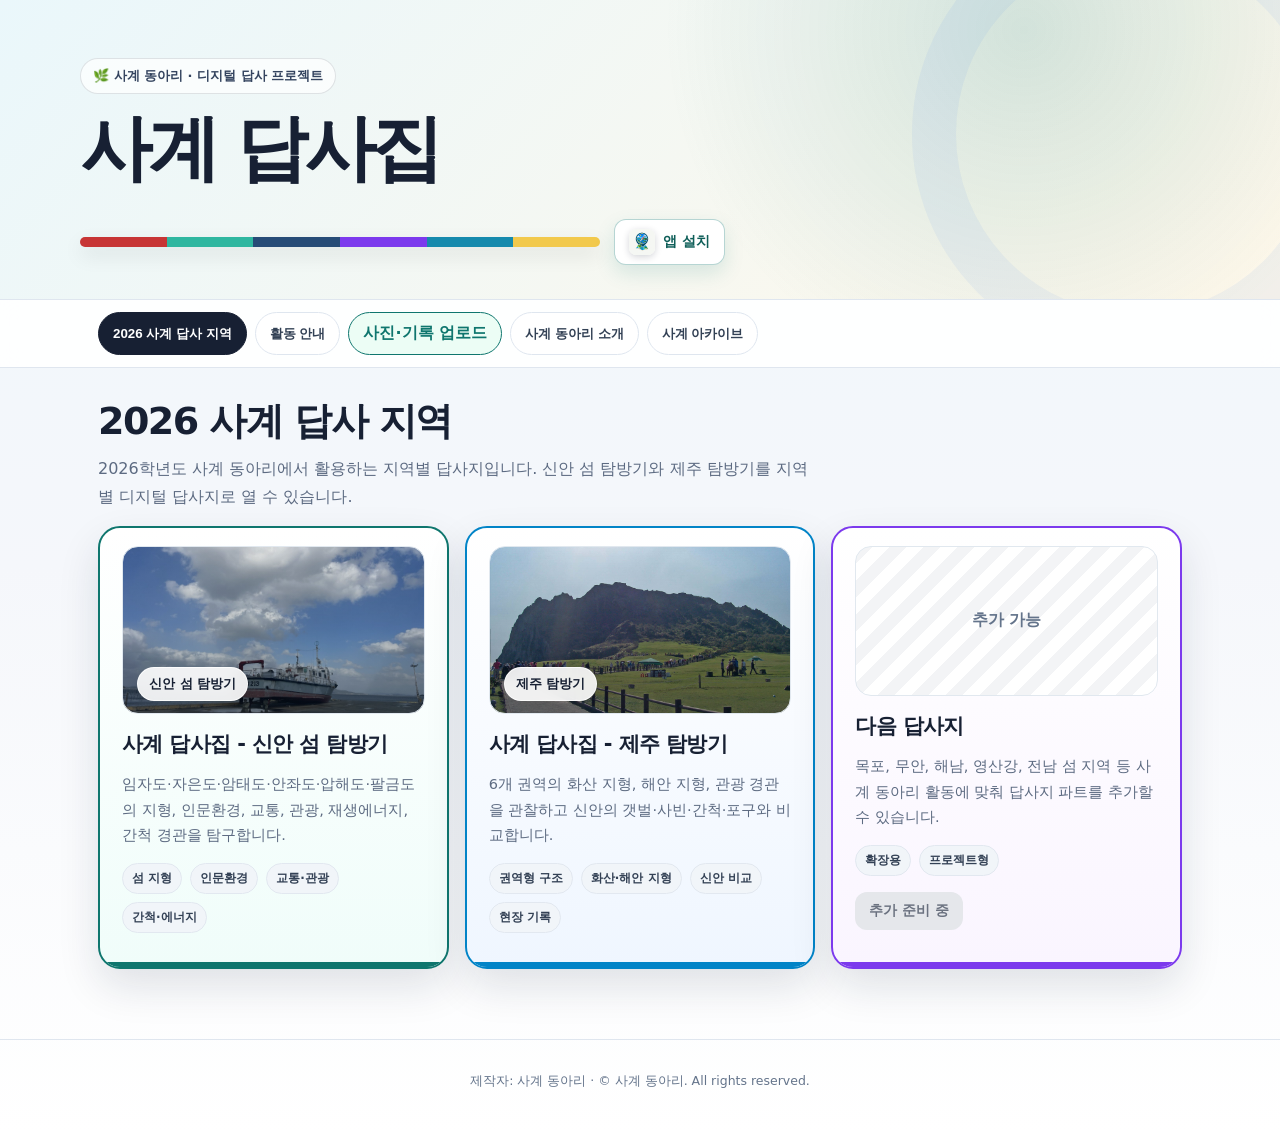
<file: index.html>
<!doctype html>
<html lang="ko">
<head>
<meta charset="utf-8" />
<meta name="viewport" content="width=device-width, initial-scale=1" />
<title>사계 답사집</title>
<meta name="description" content="사계 동아리의 2026 답사지, 활동 안내, 동아리 소개, 연도별 아카이브를 모아 둔 디지털 답사 프로젝트 대문 페이지입니다." />
<meta name="theme-color" content="#0f766e" />
<meta name="application-name" content="사계 답사집" />
<meta name="mobile-web-app-capable" content="yes" />
<meta name="apple-mobile-web-app-capable" content="yes" />
<meta name="apple-mobile-web-app-status-bar-style" content="default" />
<meta name="apple-mobile-web-app-title" content="사계 답사집" />
<link rel="manifest" href="manifest.webmanifest" />
<link rel="icon" type="image/png" sizes="48x48" href="icons/favicon-48.png" />
<link rel="apple-touch-icon" href="icons/apple-touch-icon.png" />
<link rel="stylesheet" href="pwa-install.css?v=20260819" />
<style>
:root{
  --bg:#f5f7fb; --paper:#ffffff; --ink:#172033; --muted:#5d6b82; --line:#dfe6ef;
  --accent:#2563eb; --accent2:#0f766e; --shadow:0 18px 42px rgba(20,35,55,.12);
  --imja:#c73535; --jaeun:#2fb7a0; --amtae:#274c77; --anjwa:#7c3aed; --aphae:#168aad; --palgeum:#f2c94c;
}
*{box-sizing:border-box}
html{scroll-behavior:smooth}
body{margin:0;font-family:Pretendard,ui-sans-serif,system-ui,-apple-system,BlinkMacSystemFont,"Apple SD Gothic Neo","Noto Sans KR","Malgun Gothic",sans-serif;background:linear-gradient(180deg,#eef7fb 0%,#f5f7fb 50%,#fff 100%);color:var(--ink)}
a{color:inherit}
.hero{position:relative;overflow:hidden;padding:58px 22px 34px;background:radial-gradient(circle at 80% 10%,rgba(15,118,110,.16),transparent 34%),linear-gradient(135deg,#eaf7fb,#fff8ea);border-bottom:1px solid var(--line)}
.hero:after{content:"";position:absolute;right:-80px;top:-90px;width:360px;height:360px;border-radius:50%;border:44px solid rgba(37,99,235,.06)}
.wrap{max-width:1120px;margin:0 auto;position:relative;z-index:1}
.badge{display:inline-flex;align-items:center;gap:8px;border:1px solid rgba(23,32,51,.12);background:rgba(255,255,255,.7);padding:8px 12px;border-radius:999px;font-size:13px;font-weight:800;color:#34445f}
h1{font-size:clamp(36px,7vw,72px);letter-spacing:-.06em;line-height:1.02;margin:18px 0 16px}
.hero-description{max-width:720px}.hero-description>summary{display:none}.hero-description>p{display:block;max-width:720px;font-size:17px;line-height:1.85;color:#384760;margin:0 0 24px}.hero-description .close-label{display:none}
.color-strip{display:grid;grid-template-columns:repeat(6,1fr);height:10px;border-radius:999px;overflow:hidden;max-width:520px;box-shadow:0 8px 20px rgba(0,0,0,.1)}
.color-strip span:nth-child(1){background:var(--imja)}.color-strip span:nth-child(2){background:var(--jaeun)}.color-strip span:nth-child(3){background:var(--amtae)}.color-strip span:nth-child(4){background:var(--anjwa)}.color-strip span:nth-child(5){background:var(--aphae)}.color-strip span:nth-child(6){background:var(--palgeum)}
.hero-tools{display:flex;align-items:center;gap:14px;flex-wrap:wrap;margin-top:18px}.hero-tools .color-strip{width:min(100%,520px);flex:1 1 320px}.app-install-button{min-height:46px;padding:8px 14px;border:1px solid rgba(15,118,110,.3);border-radius:12px;background:#fff;color:#0f5f59;font:inherit;font-size:14px;font-weight:900;box-shadow:0 8px 20px rgba(15,118,110,.14);cursor:pointer}.app-install-button:hover{background:#ecfdf5}.app-install-button:focus-visible{outline:3px solid rgba(37,99,235,.24);outline-offset:2px}
.topbar{position:sticky;top:0;background:rgba(255,255,255,.9);backdrop-filter:blur(12px);border-bottom:1px solid var(--line);z-index:10}
.tabs{max-width:1120px;margin:0 auto;display:flex;gap:8px;overflow:auto;padding:12px 18px}.tab{display:inline-flex;align-items:center;justify-content:center;white-space:nowrap;border:1px solid var(--line);background:#fff;color:#334155;border-radius:999px;padding:10px 14px;font-weight:900;cursor:pointer;text-decoration:none}.tab.active{background:#172033;color:#fff;border-color:#172033}.tab.upload-tab{border-color:#0f766e;color:#0f766e;background:#ecfdf5}.tab.upload-tab:hover,.tab.upload-tab:focus-visible{background:#0f766e;color:#fff;outline:none}
main{max-width:1120px;margin:0 auto;padding:28px 18px 70px}.section{display:none}.section.active{display:block}.section-head{display:flex;align-items:flex-end;justify-content:space-between;gap:16px;margin-bottom:16px}.section-head h2{font-size:clamp(26px,4vw,38px);letter-spacing:-.04em;margin:0}.section-head p{color:var(--muted);line-height:1.7;margin:8px 0 0;max-width:720px}.grid{display:grid;grid-template-columns:repeat(3,1fr);gap:16px}.grid.two{grid-template-columns:repeat(2,1fr)}
.card{background:var(--paper);border:1px solid var(--line);border-radius:22px;padding:22px;box-shadow:var(--shadow);position:relative;overflow:hidden}.link-card{display:block;text-decoration:none;color:inherit;cursor:pointer;transition:transform .18s ease,box-shadow .18s ease,border-color .18s ease}.link-card:hover,.link-card:focus-visible{transform:translateY(-4px);box-shadow:0 24px 54px rgba(20,35,55,.18);border-color:#93c5fd;outline:none}.link-card:focus-visible{box-shadow:0 0 0 4px rgba(37,99,235,.18),0 24px 54px rgba(20,35,55,.18)}.link-card .btn{pointer-events:none}.card h3{margin:0 0 10px;font-size:21px;letter-spacing:-.03em}.card p{color:var(--muted);line-height:1.75;font-size:14.5px}.card .tagrow{display:flex;flex-wrap:wrap;gap:8px;margin:12px 0}.tag{font-size:12px;font-weight:900;color:#334155;background:#f1f5f9;border:1px solid #e2e8f0;border-radius:999px;padding:6px 9px}.btns{display:flex;gap:8px;flex-wrap:wrap;margin-top:16px}.btn{display:inline-flex;align-items:center;justify-content:center;text-decoration:none;border:0;border-radius:12px;background:#172033;color:#fff;font-weight:900;padding:10px 14px;font-size:14px}.btn.secondary{background:#eef2ff;color:#1e3a8a;border:1px solid #dbeafe}.btn.disabled{background:#e5e7eb;color:#6b7280;cursor:not-allowed;pointer-events:none}

.fieldwork-card{border-width:2px;transition:transform .18s ease,box-shadow .18s ease,border-color .18s ease}
.fieldwork-card.sinan-card{border-color:#0f766e;background:linear-gradient(180deg,#ffffff 0%,#f0fdfa 100%)}
.fieldwork-card.jeju-card{border-color:#0284c7;background:linear-gradient(180deg,#ffffff 0%,#eff6ff 100%)}
.fieldwork-card.next-card{border-color:#7c3aed;background:linear-gradient(180deg,#ffffff 0%,#faf5ff 100%)}
.fieldwork-card:after{content:"";position:absolute;left:0;right:0;bottom:0;height:5px;background:var(--accent2)}
.fieldwork-card.sinan-card:after{background:#0f766e}.fieldwork-card.jeju-card:after{background:#0284c7}.fieldwork-card.next-card:after{background:#7c3aed}
.fieldwork-card:hover,.fieldwork-card:focus-visible{border-width:2px}
.safety-card{border-left:5px solid #dc2626}.activity-card{border-left:5px solid #2563eb}.record-card{border-left:5px solid #0f766e}.guide-list{margin:10px 0 0;padding-left:18px;color:#475569;line-height:1.75;font-size:13.5px}.guide-list li{margin:4px 0}
.feature{border-left:5px solid var(--accent2)}.result-card:before{content:"";position:absolute;left:0;right:0;top:0;height:8px;background:linear-gradient(90deg,var(--imja) 0 16.66%,var(--jaeun) 16.66% 33.33%,var(--amtae) 33.33% 50%,var(--anjwa) 50% 66.66%,var(--aphae) 66.66% 83.33%,var(--palgeum) 83.33% 100%)}
.preview{height:150px;border-radius:16px;background:linear-gradient(135deg,#dff3f7,#fff4d8);display:flex;align-items:center;justify-content:center;font-weight:1000;color:#2f4058;margin:-4px 0 16px;border:1px solid #e1e8ef;position:relative;overflow:hidden}.preview.sinan-photo,.preview.jeju-photo{height:168px;background-size:cover;background-position:center}.preview.sinan-photo{background-image:linear-gradient(180deg,rgba(8,24,39,.08),rgba(8,24,39,.38)),url('assets/images/sinan/gosan_main.jpg')}.preview.jeju-photo{background-image:linear-gradient(180deg,rgba(8,24,39,.06),rgba(8,24,39,.44)),url('jeju/assets/images/jeju/seongsan_main.jpg')}.preview.sinan-photo span,.preview.jeju-photo span{position:absolute;left:14px;bottom:12px;background:rgba(255,255,255,.9);backdrop-filter:blur(6px);border:1px solid rgba(255,255,255,.75);border-radius:999px;padding:7px 11px;color:#172033;font-size:13px;box-shadow:0 8px 20px rgba(0,0,0,.14)}.preview.soon{background:repeating-linear-gradient(135deg,#f3f4f6,#f3f4f6 12px,#fff 12px,#fff 24px);color:#64748b}
.notice{background:#fff7ed;border:1px solid #fed7aa;color:#7c2d12;border-radius:18px;padding:18px;line-height:1.75;margin:18px 0}.footer{color:#64748b;border-top:1px solid var(--line);padding:22px 18px 42px;text-align:center;font-size:13px}

.club-intro{display:grid;grid-template-columns:1.1fr .9fr;gap:18px;align-items:stretch}
.meaning-box{background:linear-gradient(135deg,#ffffff,#f0fdfa);border:1px solid #ccebe6;border-radius:22px;padding:24px;box-shadow:var(--shadow)}
.meaning-box h3{margin:0 0 12px;font-size:24px;letter-spacing:-.04em}
.meaning-box p{color:#40516a;line-height:1.85;margin:0 0 12px;font-size:15px}
.meaning-points{display:grid;gap:10px;margin-top:16px}.meaning-point{display:flex;gap:10px;align-items:flex-start;background:#fff;border:1px solid #e2e8f0;border-radius:14px;padding:12px;color:#334155;font-size:14px;line-height:1.6}.meaning-point b{color:#0f766e}
.timeline-card{background:#fff;border:1px solid var(--line);border-radius:22px;padding:22px;box-shadow:var(--shadow)}.timeline-card h3{margin:0 0 16px;font-size:22px;letter-spacing:-.03em}
.timeline{display:grid;gap:12px}.timeline-item{position:relative;padding:14px 14px 14px 18px;border:1px solid #e2e8f0;border-radius:16px;background:#f8fafc;overflow:hidden}.timeline-item:before{content:"";position:absolute;left:0;top:0;bottom:0;width:6px;background:#0f766e}.timeline-item:nth-child(1):before{background:var(--imja)}.timeline-item:nth-child(2):before{background:var(--anjwa)}.timeline-item:nth-child(3):before{background:var(--jaeun)}
.timeline-year{font-size:15px;font-weight:1000;color:#172033;margin-bottom:3px}.timeline-members{font-size:13.5px;color:#475569;font-weight:800;margin-bottom:8px}.timeline-support{font-size:11.5px;line-height:1.6;color:#64748b;background:#fff;border:1px solid #e5e7eb;border-radius:10px;padding:8px 9px}
.copyright{margin-top:8px;color:#64748b;font-size:12.5px;line-height:1.7}

@media(max-width:850px){.hero{padding:28px 18px 22px}h1{font-size:32px;margin:13px 0 11px}.hero-description>summary{display:inline-flex;cursor:pointer;list-style:none;border:1px solid rgba(23,32,51,.14);border-radius:10px;padding:8px 11px;background:rgba(255,255,255,.74);font-size:13px;font-weight:900;color:#334155}.hero-description>summary::-webkit-details-marker{display:none}.hero-description:not([open])>p{display:none}.hero-description[open]>p{display:block;margin:11px 0 16px;font-size:15px;line-height:1.7}.hero-description[open] .open-label{display:none}.hero-description[open] .close-label{display:inline}.hero-tools{margin-top:15px}.hero-tools .color-strip{flex-basis:100%;margin-top:0}.app-install-button{width:100%}.grid,.grid.two,.club-intro{grid-template-columns:1fr}.section-head{display:block}.card{padding:18px}.tabs{padding-inline:12px}.tab{padding:9px 12px}.btn{width:100%}.btns{display:grid;grid-template-columns:1fr 1fr}.btns .btn:only-child{grid-column:1/-1}}
</style>
</head>
<body>
<header class="hero">
  <div class="wrap">
    <div class="badge">🌿 사계 동아리 · 디지털 답사 프로젝트</div>
    <h1>사계 답사집</h1>
    <details class="hero-description"><summary><span class="open-label">소개 더보기</span><span class="close-label">소개 닫기</span></summary><p>지역을 걷고, 관찰하고, 기록하는 답사 프로젝트입니다. 2026 사계 답사 지역 자료와 사계 동아리의 활동 기록을 한곳에 모아, 지역을 직접 걷고 관찰하며 기록하는 답사 활동에 활용할 수 있도록 구성했습니다.</p></details>
    <div class="hero-tools">
      <div class="color-strip" aria-label="신안 섬 대표색 띠"><span></span><span></span><span></span><span></span><span></span><span></span></div>
      <button class="app-install-button" type="button" data-pwa-install-button>
        <img class="pwa-install-button-icon" src="icons/app-icon-192.png" alt="" />
        앱 설치
      </button>
    </div>
  </div>
</header>
<nav class="topbar" aria-label="대문 탭">
  <div class="tabs">
    <button class="tab active" data-target="fieldwork" aria-pressed="true">2026 사계 답사 지역</button>
    <button class="tab" data-target="guide" aria-pressed="false">활동 안내</button>
    <a class="tab upload-tab" href="https://padlet.com/momoskqk/2026_sagye_dapsa" target="_blank" rel="noopener noreferrer" aria-label="패들렛에서 사진과 답사 기록 업로드하기">사진·기록 업로드</a>
    <button class="tab" data-target="club" aria-pressed="false">사계 동아리 소개</button>
    <button class="tab" data-target="results" aria-pressed="false">사계 아카이브</button>
  </div>
</nav>
<main>
  <section id="fieldwork" class="section active">
    <div class="section-head"><div><h2>2026 사계 답사 지역</h2><p>2026학년도 사계 동아리에서 활용하는 지역별 답사지입니다. 신안 섬 탐방기와 제주 탐방기를 지역별 디지털 답사지로 열 수 있습니다.</p></div></div>
    <div class="grid">
      <a class="card link-card fieldwork-card sinan-card" href="sinan/index.html" aria-label="사계 답사집 - 신안 섬 탐방기 열기">
        <div class="preview sinan-photo"><span>신안 섬 탐방기</span></div>
        <h3>사계 답사집 - 신안 섬 탐방기</h3>
        <p>임자도·자은도·암태도·안좌도·압해도·팔금도의 지형, 인문환경, 교통, 관광, 재생에너지, 간척 경관을 탐구합니다.</p>
        <div class="tagrow"><span class="tag">섬 지형</span><span class="tag">인문환경</span><span class="tag">교통·관광</span><span class="tag">간척·에너지</span></div>
      </a>
      <a class="card link-card fieldwork-card jeju-card" href="jeju/index.html" aria-label="사계 답사집 - 제주 탐방기 열기">
        <div class="preview jeju-photo"><span>제주 탐방기</span></div>
        <h3>사계 답사집 - 제주 탐방기</h3>
        <p>6개 권역의 화산 지형, 해안 지형, 관광 경관을 관찰하고 신안의 갯벌·사빈·간척·포구와 비교합니다.</p>
        <div class="tagrow"><span class="tag">권역형 구조</span><span class="tag">화산·해안 지형</span><span class="tag">신안 비교</span><span class="tag">현장 기록</span></div>
      </a>
      <article class="card fieldwork-card next-card">
        <div class="preview soon">추가 가능</div>
        <h3>다음 답사지</h3>
        <p>목포, 무안, 해남, 영산강, 전남 섬 지역 등 사계 동아리 활동에 맞춰 답사지 파트를 추가할 수 있습니다.</p>
        <div class="tagrow"><span class="tag">확장용</span><span class="tag">프로젝트형</span></div>
        <div class="btns"><span class="btn disabled">추가 준비 중</span></div>
      </article>
    </div>
  </section>
  <section id="guide" class="section">
    <div class="section-head"><div><h2>활동 안내</h2><p>사계 동아리 답사는 지역을 직접 걷고 관찰하는 활동입니다. 현장에서는 탐구보다 안전이 먼저이며, 관찰·사진·위치·기록을 남길 때도 주변 상황을 확인하며 움직입니다.</p></div></div>
    <div class="grid">
      <article class="card activity-card"><h3>🧭 답사 전 준비</h3><p>답사 장소, 이동 경로, 날씨, 물때, 복장, 개인 준비물을 미리 확인합니다.</p><ul class="guide-list"><li>운동화 또는 미끄럼이 적은 신발 착용</li><li>모자, 물, 보조배터리, 개인 상비약 준비</li><li>갯벌·해안 지형 답사 시 물때와 접근 가능 시간 확인</li></ul></article>
      <article class="card activity-card"><h3>🔎 현장 관찰 활동</h3><p>사계 답사는 단순 견학이 아니라 지역의 자연환경과 인문환경을 연결해 해석하는 탐구 활동입니다.</p><ul class="guide-list"><li>지형, 식생, 마을, 교통, 관광 시설을 함께 관찰</li><li>관찰 사실과 내 생각을 구분해 기록</li><li>장소마다 핵심 키워드 2~3개 남기기</li></ul></article>
      <article class="card record-card"><h3>📸 사진·GPS 기록</h3><p>사진은 예쁘게 찍는 것보다 지리적 특징이 드러나도록 찍는 것이 중요합니다.</p><ul class="guide-list"><li>장소명, 촬영 방향, 촬영 이유를 함께 기록</li><li>가능하면 위도·경도 또는 지도 위치 저장</li><li>학생 얼굴이 크게 나온 사진은 공개 전 반드시 확인</li></ul></article>
      <article class="card safety-card"><h3>⚠️ 이동 안전</h3><p>단체 답사에서는 개인 행동보다 모둠 이동과 교사 안내를 우선합니다.</p><ul class="guide-list"><li>정해진 모둠과 이동하고, 혼자 이탈하지 않기</li><li>차량 승하차 시 좌우 확인, 이동 중 안전벨트 착용</li><li>도로·항구·주차장에서는 휴대전화 보며 걷지 않기</li></ul></article>
      <article class="card safety-card"><h3>🌊 해안·갯벌 안전</h3><p>신안과 제주 답사에는 해안, 갯벌, 선착장, 바위 지형이 포함될 수 있으므로 접근 안전을 특히 주의합니다.</p><ul class="guide-list"><li>갯벌·해식동굴·암석 해안은 허가된 구역만 접근</li><li>밀물 시간, 미끄러운 바위, 파도, 낙석 위험 확인</li><li>교사가 정한 경계선 밖으로 이동하지 않기</li></ul></article>
      <article class="card record-card"><h3>✍️ 답사 후 정리</h3><p>답사 후에는 사진과 기록을 바탕으로 결과물을 정리합니다.</p><ul class="guide-list"><li>관찰 사실 → 지리적 해석 → 추가 질문 순서로 정리</li><li>조별 보고서, 사진 카드, 지도 기록 중 하나 이상 제작</li><li>공개용 결과물은 개인정보와 저작권을 확인한 뒤 업로드</li></ul></article>
    </div>
    <div class="notice"><b>안전 약속</b><br>답사 중 위험 지역 접근, 개인 이탈, 장난, 무리한 사진 촬영은 하지 않습니다. 몸 상태가 좋지 않거나 위험하다고 느껴질 때는 즉시 교사와 모둠원에게 알립니다.</div>
  </section>
  <section id="club" class="section">
    <div class="section-head"><div><h2>사계 동아리 소개</h2><p>사계 동아리는 우리 지역의 자연환경과 인문환경을 직접 걷고, 관찰하고, 기록하는 지역 탐구 동아리입니다.</p></div></div>
    <div class="club-intro">
      <article class="meaning-box">
        <h3>사계라는 이름에 담은 뜻</h3>
        <p>사계 동아리는 우리 지역의 봄·여름·가을·겨울을 책상 위 지식이 아니라 실제 장소에서 만나 보자는 마음에서 출발했습니다. 익숙한 마을과 섬, 해안과 들판도 계절이 바뀌면 전혀 다른 얼굴을 보여 줍니다.</p>
        <p>‘사계’에는 세 가지 의미가 함께 담겨 있습니다. 우리 지역의 사계절을 고스란히 답사한다는 뜻, 네 계절처럼 다양한 매력을 지닌 동아리라는 뜻, 그리고 계절마다 한 번 이상 현장에 나가 관찰하고 기록하자는 약속입니다.</p>
        <div class="meaning-points">
          <div class="meaning-point"><span>🌱</span><div><b>우리 지역을 깊이 보기</b><br>가까운 장소를 그냥 지나치지 않고, 지형·생태·역사·생활문화가 만나는 탐구 대상으로 바라봅니다.</div></div>
          <div class="meaning-point"><span>🧭</span><div><b>계절마다 현장으로 나가기</b><br>같은 장소도 계절과 시간에 따라 달라지므로, 반복 답사를 통해 지역의 변화를 기록합니다.</div></div>
          <div class="meaning-point"><span>📸</span><div><b>관찰을 기록으로 남기기</b><br>사진, 지도, 글, 보고서로 답사 결과를 정리하여 다음 기수의 탐구와 지역 이해로 이어 갑니다.</div></div>
        </div>
      </article>
      <article class="timeline-card">
        <h3>사계 동아리 연표</h3>
        <div class="timeline">
          <div class="timeline-item">
            <div class="timeline-year">2024학년도 1기</div>
            <div class="timeline-members">안좌고등학교 · 4명</div>
            <div class="timeline-support">2024 나도작가 프로젝트(전라남도교육청), 2024 청소년미래도전프로젝트(전라남도교육청), 2024 공생의 길(전라남도교육청) 지원</div>
          </div>
          <div class="timeline-item">
            <div class="timeline-year">2025학년도 2기</div>
            <div class="timeline-members">안좌고등학교 · 4명</div>
            <div class="timeline-support">2025 공생의 길 프로젝트(전라남도교육청) 지원</div>
          </div>
          <div class="timeline-item">
            <div class="timeline-year">2026학년도 3기</div>
            <div class="timeline-members">안좌고등학교 · 3명</div>
            <div class="timeline-support">2026 공생의 길 프로젝트(전남광주통합특별시교육청), 2026 청소년미래도전프로젝트 with AI(전남광주통합특별시교육청) 지원</div>
          </div>
        </div>
      </article>
    </div>
  </section>
  <section id="results" class="section">
    <div class="section-head"><div><h2>사계 아카이브</h2><p>연도별 활동 책자, 사진 기록, 조별 보고서, 학생 제작 지도를 모아 두는 공간입니다. 현재는 구조만 마련해 두고, 공개용 자료가 준비되면 순차적으로 열 예정입니다.</p></div></div>
    <div class="grid two">
      <article class="card result-card">
        <h3>2024학년도 아카이브</h3>
        <p>준비 중입니다. 2024학년도 사계 동아리의 답사 사진, 활동 책자, 조별 보고서를 정리할 예정입니다.</p>
        <div class="tagrow"><span class="tag">책자 PDF</span><span class="tag">사진 갤러리</span><span class="tag">조별 보고서</span></div>
        <div class="btns"><span class="btn disabled">준비 중입니다</span></div>
      </article>
      <article class="card result-card">
        <h3>2025학년도 아카이브</h3>
        <p>준비 중입니다. 2025학년도 사계 동아리의 답사 기록과 학생 결과물을 누적할 예정입니다.</p>
        <div class="tagrow"><span class="tag">책자 PDF</span><span class="tag">사진 갤러리</span><span class="tag">지도 제작</span></div>
        <div class="btns"><span class="btn disabled">준비 중입니다</span></div>
      </article>
    </div>
    <div class="notice"><b>아카이브 운영 안내</b><br>사계 아카이브는 동아리 활동의 흐름과 학생들이 남긴 지역 탐구 기록을 연도별로 소개하는 공간입니다. 사진, 책자, 보고서 등은 활동의 맥락이 잘 드러나도록 정리하여 공개하며, 학생 개인보다 조별 활동과 지역 탐구 과정이 중심이 되도록 구성합니다.</div>
  </section>
</main>
<footer class="footer"><div class="copyright">제작자: 사계 동아리 · © 사계 동아리. All rights reserved.</div></footer>
<script>
const tabs=document.querySelectorAll('.tab[data-target]');
const sections=document.querySelectorAll('.section');
tabs.forEach(tab=>tab.addEventListener('click',()=>{
  tabs.forEach(t=>{t.classList.remove('active');t.setAttribute('aria-pressed','false')});
  sections.forEach(s=>s.classList.remove('active'));
  tab.classList.add('active');
  tab.setAttribute('aria-pressed','true');
  document.getElementById(tab.dataset.target).classList.add('active');
  window.scrollTo({top:0,behavior:'smooth'});
}));
</script>
<script src="pwa-install.js?v=20260819" defer></script>
</body>
</html>
</file>
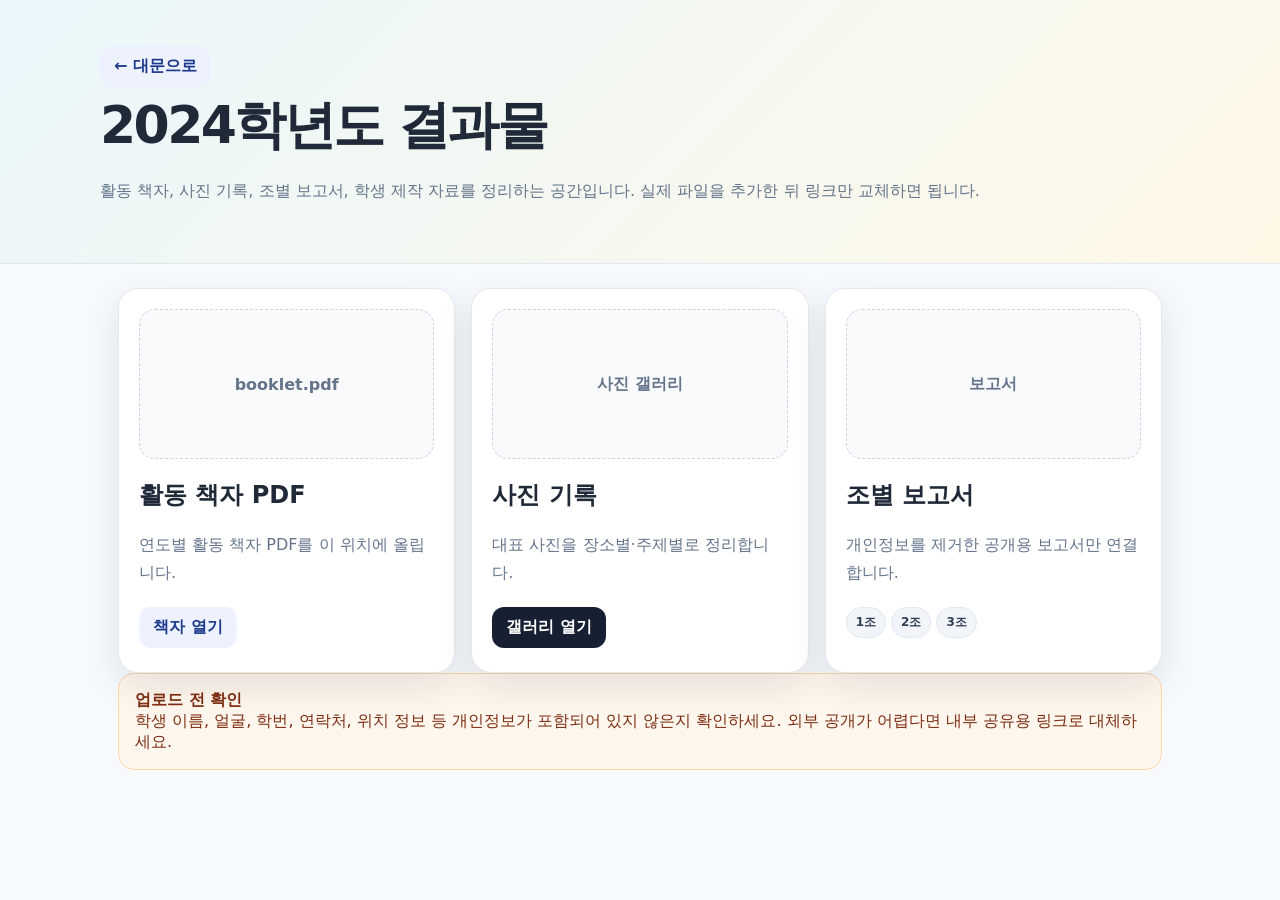
<file: results/2024/index.html>
<!doctype html><html lang="ko"><head><meta charset="utf-8"><meta name="viewport" content="width=device-width,initial-scale=1"><title>2024학년도 사계 동아리 결과물</title><style>
:root{--bg:#f7fafc;--paper:#fff;--ink:#1f2937;--muted:#64748b;--line:#e2e8f0;--accent:#0f766e;--shadow:0 14px 36px rgba(15,23,42,.1)}*{box-sizing:border-box}body{margin:0;font-family:Pretendard,ui-sans-serif,system-ui,-apple-system,BlinkMacSystemFont,"Apple SD Gothic Neo","Noto Sans KR","Malgun Gothic",sans-serif;background:var(--bg);color:var(--ink)}header{padding:42px 20px;background:linear-gradient(135deg,#eaf7fb,#fff8e7);border-bottom:1px solid var(--line)}.wrap{max-width:1080px;margin:0 auto}h1{font-size:clamp(30px,6vw,52px);letter-spacing:-.05em;margin:0 0 12px}p{line-height:1.75;color:var(--muted)}a{color:inherit}.btn{display:inline-flex;text-decoration:none;background:#172033;color:#fff;border-radius:12px;padding:10px 14px;font-weight:900;margin:4px 6px 4px 0}.btn.secondary{background:#eef2ff;color:#1e3a8a}.grid{display:grid;grid-template-columns:repeat(3,1fr);gap:16px}.card{background:var(--paper);border:1px solid var(--line);border-radius:20px;padding:20px;box-shadow:var(--shadow)}main{max-width:1080px;margin:0 auto;padding:24px 18px 64px}.placeholder{height:150px;border:1.5px dashed #cbd5e1;border-radius:16px;display:flex;align-items:center;justify-content:center;color:#64748b;background:#f8fafc;font-weight:900}.tag{display:inline-flex;margin:4px 5px 4px 0;background:#f1f5f9;border:1px solid #e2e8f0;border-radius:999px;padding:6px 9px;font-size:12px;font-weight:900;color:#334155}.notice{background:#fff7ed;border:1px solid #fed7aa;border-radius:16px;padding:16px;color:#7c2d12}@media(max-width:850px){.grid{grid-template-columns:1fr}.btn{width:100%;justify-content:center}}
</style></head><body><header><div class="wrap"><a class="btn secondary" href="../../index.html">← 대문으로</a><h1>2024학년도 결과물</h1><p>활동 책자, 사진 기록, 조별 보고서, 학생 제작 자료를 정리하는 공간입니다. 실제 파일을 추가한 뒤 링크만 교체하면 됩니다.</p></div></header><main><div class="grid"><article class="card"><div class="placeholder">booklet.pdf</div><h2>활동 책자 PDF</h2><p>연도별 활동 책자 PDF를 이 위치에 올립니다.</p><a class="btn secondary" href="booklet.pdf">책자 열기</a></article><article class="card"><div class="placeholder">사진 갤러리</div><h2>사진 기록</h2><p>대표 사진을 장소별·주제별로 정리합니다.</p><a class="btn" href="gallery.html">갤러리 열기</a></article><article class="card"><div class="placeholder">보고서</div><h2>조별 보고서</h2><p>개인정보를 제거한 공개용 보고서만 연결합니다.</p><span class="tag">1조</span><span class="tag">2조</span><span class="tag">3조</span></article></div><div class="notice"><b>업로드 전 확인</b><br>학생 이름, 얼굴, 학번, 연락처, 위치 정보 등 개인정보가 포함되어 있지 않은지 확인하세요. 외부 공개가 어렵다면 내부 공유용 링크로 대체하세요.</div></main></body></html>
</file>
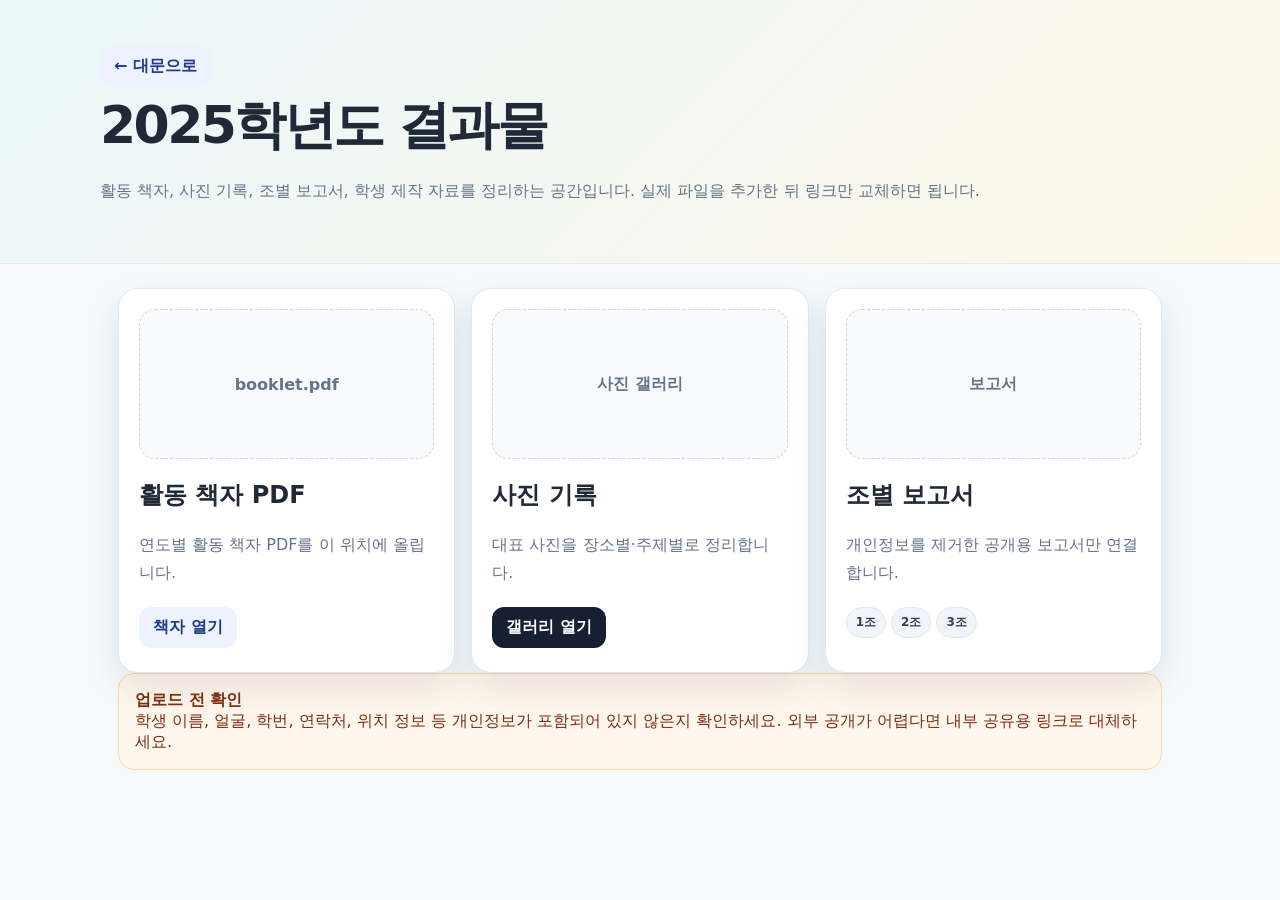
<file: results/2025/index.html>
<!doctype html><html lang="ko"><head><meta charset="utf-8"><meta name="viewport" content="width=device-width,initial-scale=1"><title>2025학년도 사계 동아리 결과물</title><style>
:root{--bg:#f7fafc;--paper:#fff;--ink:#1f2937;--muted:#64748b;--line:#e2e8f0;--accent:#0f766e;--shadow:0 14px 36px rgba(15,23,42,.1)}*{box-sizing:border-box}body{margin:0;font-family:Pretendard,ui-sans-serif,system-ui,-apple-system,BlinkMacSystemFont,"Apple SD Gothic Neo","Noto Sans KR","Malgun Gothic",sans-serif;background:var(--bg);color:var(--ink)}header{padding:42px 20px;background:linear-gradient(135deg,#eaf7fb,#fff8e7);border-bottom:1px solid var(--line)}.wrap{max-width:1080px;margin:0 auto}h1{font-size:clamp(30px,6vw,52px);letter-spacing:-.05em;margin:0 0 12px}p{line-height:1.75;color:var(--muted)}a{color:inherit}.btn{display:inline-flex;text-decoration:none;background:#172033;color:#fff;border-radius:12px;padding:10px 14px;font-weight:900;margin:4px 6px 4px 0}.btn.secondary{background:#eef2ff;color:#1e3a8a}.grid{display:grid;grid-template-columns:repeat(3,1fr);gap:16px}.card{background:var(--paper);border:1px solid var(--line);border-radius:20px;padding:20px;box-shadow:var(--shadow)}main{max-width:1080px;margin:0 auto;padding:24px 18px 64px}.placeholder{height:150px;border:1.5px dashed #cbd5e1;border-radius:16px;display:flex;align-items:center;justify-content:center;color:#64748b;background:#f8fafc;font-weight:900}.tag{display:inline-flex;margin:4px 5px 4px 0;background:#f1f5f9;border:1px solid #e2e8f0;border-radius:999px;padding:6px 9px;font-size:12px;font-weight:900;color:#334155}.notice{background:#fff7ed;border:1px solid #fed7aa;border-radius:16px;padding:16px;color:#7c2d12}@media(max-width:850px){.grid{grid-template-columns:1fr}.btn{width:100%;justify-content:center}}
</style></head><body><header><div class="wrap"><a class="btn secondary" href="../../index.html">← 대문으로</a><h1>2025학년도 결과물</h1><p>활동 책자, 사진 기록, 조별 보고서, 학생 제작 자료를 정리하는 공간입니다. 실제 파일을 추가한 뒤 링크만 교체하면 됩니다.</p></div></header><main><div class="grid"><article class="card"><div class="placeholder">booklet.pdf</div><h2>활동 책자 PDF</h2><p>연도별 활동 책자 PDF를 이 위치에 올립니다.</p><a class="btn secondary" href="booklet.pdf">책자 열기</a></article><article class="card"><div class="placeholder">사진 갤러리</div><h2>사진 기록</h2><p>대표 사진을 장소별·주제별로 정리합니다.</p><a class="btn" href="gallery.html">갤러리 열기</a></article><article class="card"><div class="placeholder">보고서</div><h2>조별 보고서</h2><p>개인정보를 제거한 공개용 보고서만 연결합니다.</p><span class="tag">1조</span><span class="tag">2조</span><span class="tag">3조</span></article></div><div class="notice"><b>업로드 전 확인</b><br>학생 이름, 얼굴, 학번, 연락처, 위치 정보 등 개인정보가 포함되어 있지 않은지 확인하세요. 외부 공개가 어렵다면 내부 공유용 링크로 대체하세요.</div></main></body></html>
</file>
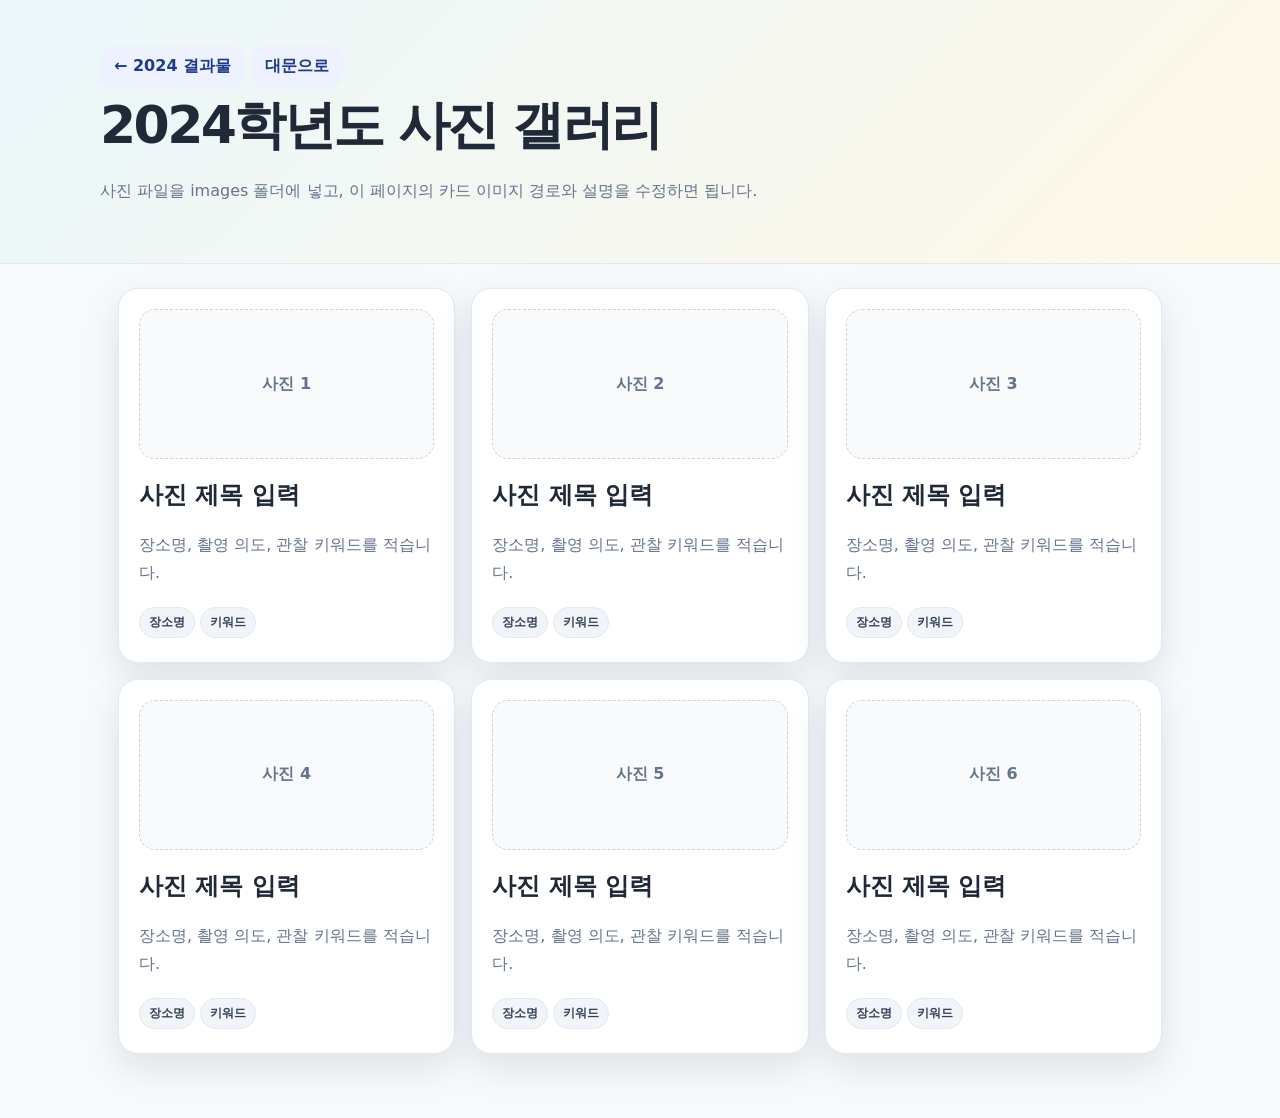
<file: results/2024/gallery.html>
<!doctype html><html lang="ko"><head><meta charset="utf-8"><meta name="viewport" content="width=device-width,initial-scale=1"><title>2024학년도 사진 갤러리</title><style>
:root{--bg:#f7fafc;--paper:#fff;--ink:#1f2937;--muted:#64748b;--line:#e2e8f0;--accent:#0f766e;--shadow:0 14px 36px rgba(15,23,42,.1)}*{box-sizing:border-box}body{margin:0;font-family:Pretendard,ui-sans-serif,system-ui,-apple-system,BlinkMacSystemFont,"Apple SD Gothic Neo","Noto Sans KR","Malgun Gothic",sans-serif;background:var(--bg);color:var(--ink)}header{padding:42px 20px;background:linear-gradient(135deg,#eaf7fb,#fff8e7);border-bottom:1px solid var(--line)}.wrap{max-width:1080px;margin:0 auto}h1{font-size:clamp(30px,6vw,52px);letter-spacing:-.05em;margin:0 0 12px}p{line-height:1.75;color:var(--muted)}a{color:inherit}.btn{display:inline-flex;text-decoration:none;background:#172033;color:#fff;border-radius:12px;padding:10px 14px;font-weight:900;margin:4px 6px 4px 0}.btn.secondary{background:#eef2ff;color:#1e3a8a}.grid{display:grid;grid-template-columns:repeat(3,1fr);gap:16px}.card{background:var(--paper);border:1px solid var(--line);border-radius:20px;padding:20px;box-shadow:var(--shadow)}main{max-width:1080px;margin:0 auto;padding:24px 18px 64px}.placeholder{height:150px;border:1.5px dashed #cbd5e1;border-radius:16px;display:flex;align-items:center;justify-content:center;color:#64748b;background:#f8fafc;font-weight:900}.tag{display:inline-flex;margin:4px 5px 4px 0;background:#f1f5f9;border:1px solid #e2e8f0;border-radius:999px;padding:6px 9px;font-size:12px;font-weight:900;color:#334155}.notice{background:#fff7ed;border:1px solid #fed7aa;border-radius:16px;padding:16px;color:#7c2d12}@media(max-width:850px){.grid{grid-template-columns:1fr}.btn{width:100%;justify-content:center}}
</style></head><body><header><div class="wrap"><a class="btn secondary" href="index.html">← 2024 결과물</a><a class="btn secondary" href="../../index.html">대문으로</a><h1>2024학년도 사진 갤러리</h1><p>사진 파일을 images 폴더에 넣고, 이 페이지의 카드 이미지 경로와 설명을 수정하면 됩니다.</p></div></header><main><div class="grid"><article class="card"><div class="placeholder">사진 1</div><h2>사진 제목 입력</h2><p>장소명, 촬영 의도, 관찰 키워드를 적습니다.</p><span class="tag">장소명</span><span class="tag">키워드</span></article><article class="card"><div class="placeholder">사진 2</div><h2>사진 제목 입력</h2><p>장소명, 촬영 의도, 관찰 키워드를 적습니다.</p><span class="tag">장소명</span><span class="tag">키워드</span></article><article class="card"><div class="placeholder">사진 3</div><h2>사진 제목 입력</h2><p>장소명, 촬영 의도, 관찰 키워드를 적습니다.</p><span class="tag">장소명</span><span class="tag">키워드</span></article><article class="card"><div class="placeholder">사진 4</div><h2>사진 제목 입력</h2><p>장소명, 촬영 의도, 관찰 키워드를 적습니다.</p><span class="tag">장소명</span><span class="tag">키워드</span></article><article class="card"><div class="placeholder">사진 5</div><h2>사진 제목 입력</h2><p>장소명, 촬영 의도, 관찰 키워드를 적습니다.</p><span class="tag">장소명</span><span class="tag">키워드</span></article><article class="card"><div class="placeholder">사진 6</div><h2>사진 제목 입력</h2><p>장소명, 촬영 의도, 관찰 키워드를 적습니다.</p><span class="tag">장소명</span><span class="tag">키워드</span></article></div></main></body></html>
</file>
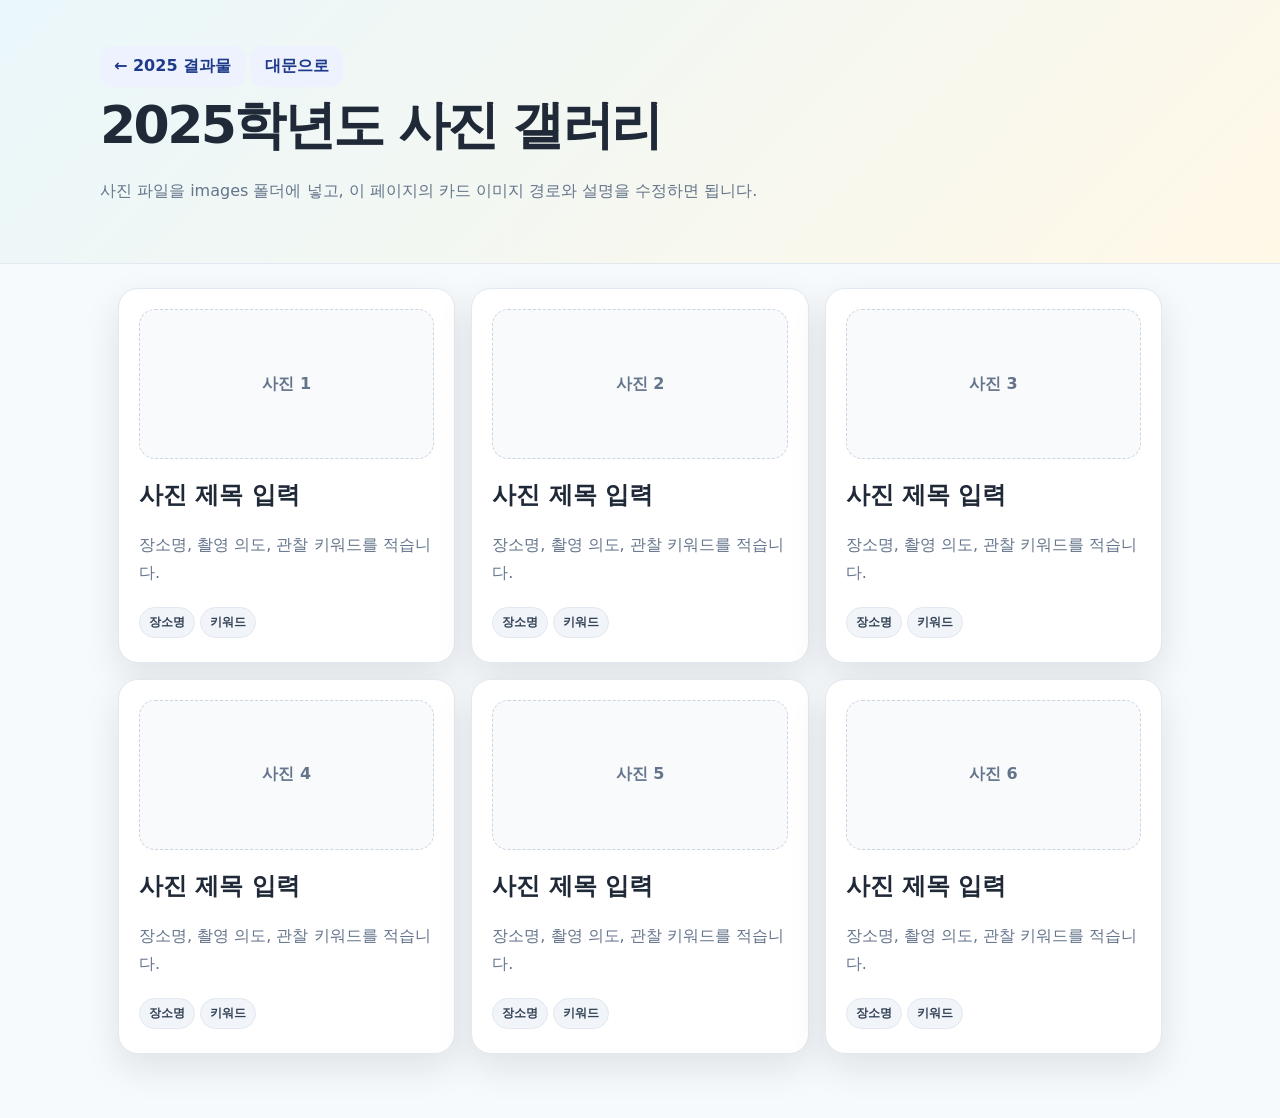
<file: results/2025/gallery.html>
<!doctype html><html lang="ko"><head><meta charset="utf-8"><meta name="viewport" content="width=device-width,initial-scale=1"><title>2025학년도 사진 갤러리</title><style>
:root{--bg:#f7fafc;--paper:#fff;--ink:#1f2937;--muted:#64748b;--line:#e2e8f0;--accent:#0f766e;--shadow:0 14px 36px rgba(15,23,42,.1)}*{box-sizing:border-box}body{margin:0;font-family:Pretendard,ui-sans-serif,system-ui,-apple-system,BlinkMacSystemFont,"Apple SD Gothic Neo","Noto Sans KR","Malgun Gothic",sans-serif;background:var(--bg);color:var(--ink)}header{padding:42px 20px;background:linear-gradient(135deg,#eaf7fb,#fff8e7);border-bottom:1px solid var(--line)}.wrap{max-width:1080px;margin:0 auto}h1{font-size:clamp(30px,6vw,52px);letter-spacing:-.05em;margin:0 0 12px}p{line-height:1.75;color:var(--muted)}a{color:inherit}.btn{display:inline-flex;text-decoration:none;background:#172033;color:#fff;border-radius:12px;padding:10px 14px;font-weight:900;margin:4px 6px 4px 0}.btn.secondary{background:#eef2ff;color:#1e3a8a}.grid{display:grid;grid-template-columns:repeat(3,1fr);gap:16px}.card{background:var(--paper);border:1px solid var(--line);border-radius:20px;padding:20px;box-shadow:var(--shadow)}main{max-width:1080px;margin:0 auto;padding:24px 18px 64px}.placeholder{height:150px;border:1.5px dashed #cbd5e1;border-radius:16px;display:flex;align-items:center;justify-content:center;color:#64748b;background:#f8fafc;font-weight:900}.tag{display:inline-flex;margin:4px 5px 4px 0;background:#f1f5f9;border:1px solid #e2e8f0;border-radius:999px;padding:6px 9px;font-size:12px;font-weight:900;color:#334155}.notice{background:#fff7ed;border:1px solid #fed7aa;border-radius:16px;padding:16px;color:#7c2d12}@media(max-width:850px){.grid{grid-template-columns:1fr}.btn{width:100%;justify-content:center}}
</style></head><body><header><div class="wrap"><a class="btn secondary" href="index.html">← 2025 결과물</a><a class="btn secondary" href="../../index.html">대문으로</a><h1>2025학년도 사진 갤러리</h1><p>사진 파일을 images 폴더에 넣고, 이 페이지의 카드 이미지 경로와 설명을 수정하면 됩니다.</p></div></header><main><div class="grid"><article class="card"><div class="placeholder">사진 1</div><h2>사진 제목 입력</h2><p>장소명, 촬영 의도, 관찰 키워드를 적습니다.</p><span class="tag">장소명</span><span class="tag">키워드</span></article><article class="card"><div class="placeholder">사진 2</div><h2>사진 제목 입력</h2><p>장소명, 촬영 의도, 관찰 키워드를 적습니다.</p><span class="tag">장소명</span><span class="tag">키워드</span></article><article class="card"><div class="placeholder">사진 3</div><h2>사진 제목 입력</h2><p>장소명, 촬영 의도, 관찰 키워드를 적습니다.</p><span class="tag">장소명</span><span class="tag">키워드</span></article><article class="card"><div class="placeholder">사진 4</div><h2>사진 제목 입력</h2><p>장소명, 촬영 의도, 관찰 키워드를 적습니다.</p><span class="tag">장소명</span><span class="tag">키워드</span></article><article class="card"><div class="placeholder">사진 5</div><h2>사진 제목 입력</h2><p>장소명, 촬영 의도, 관찰 키워드를 적습니다.</p><span class="tag">장소명</span><span class="tag">키워드</span></article><article class="card"><div class="placeholder">사진 6</div><h2>사진 제목 입력</h2><p>장소명, 촬영 의도, 관찰 키워드를 적습니다.</p><span class="tag">장소명</span><span class="tag">키워드</span></article></div></main></body></html>
</file>
<file: pwa-install.css>
[data-pwa-install-button] {
  display: inline-flex;
  align-items: center;
  justify-content: center;
  gap: 8px;
}

[data-pwa-install-button][hidden] { display: none !important; }

.pwa-install-button-icon {
  width: 26px;
  height: 26px;
  flex: 0 0 auto;
  border-radius: 7px;
  object-fit: cover;
  box-shadow: 0 2px 7px rgba(15, 23, 42, .18);
}

.pwa-guide[hidden] { display: none !important; }

.pwa-guide {
  position: fixed;
  inset: 0;
  z-index: 10000;
  display: grid;
  place-items: center;
  padding: 20px;
}

.pwa-guide-backdrop {
  position: absolute;
  inset: 0;
  background: rgba(10, 22, 30, .64);
  backdrop-filter: blur(3px);
}

.pwa-guide-dialog {
  position: relative;
  width: min(100%, 440px);
  max-height: min(86vh, 620px);
  overflow: auto;
  padding: 26px;
  border: 1px solid #cbdde3;
  border-radius: 8px;
  background: #fff;
  color: #172033;
  box-shadow: 0 22px 60px rgba(10, 22, 30, .28);
}

.pwa-guide-app {
  display: flex;
  align-items: center;
  gap: 12px;
  margin-bottom: 18px;
}

.pwa-guide-app img {
  width: 54px;
  height: 54px;
  border-radius: 12px;
  box-shadow: 0 5px 14px rgba(15, 23, 42, .14);
}

.pwa-guide-app strong { display: block; font-size: 18px; }
.pwa-guide-app span { display: block; margin-top: 2px; color: #64748b; font-size: 13px; }
.pwa-guide-dialog h2 { margin: 0 38px 9px 0; font-size: 22px; letter-spacing: 0; }
.pwa-guide-dialog p { margin: 0; color: #526076; line-height: 1.7; }
.pwa-guide-dialog ol { margin: 18px 0 0; padding-left: 22px; }
.pwa-guide-dialog li { margin: 10px 0; color: #334155; line-height: 1.6; }

.pwa-guide-close {
  position: absolute;
  top: 13px;
  right: 13px;
  width: 36px;
  height: 36px;
  display: grid;
  place-items: center;
  padding: 0;
  border: 1px solid #d8e2e8;
  border-radius: 50%;
  background: #fff;
  color: #172033;
  box-shadow: none;
  font: inherit;
  font-size: 22px;
  line-height: 1;
  cursor: pointer;
}

.pwa-guide-close:hover { background: #f1f5f9; }
.pwa-guide-close:focus-visible { outline: 3px solid rgba(15, 118, 110, .28); outline-offset: 2px; }
body.pwa-guide-open { overflow: hidden; }

@media (max-width: 540px) {
  .pwa-guide { padding: 14px; }
  .pwa-guide-dialog { padding: 22px 20px; }
}

@media print {
  [data-pwa-install-button],
  .pwa-guide { display: none !important; }
}
</file>
